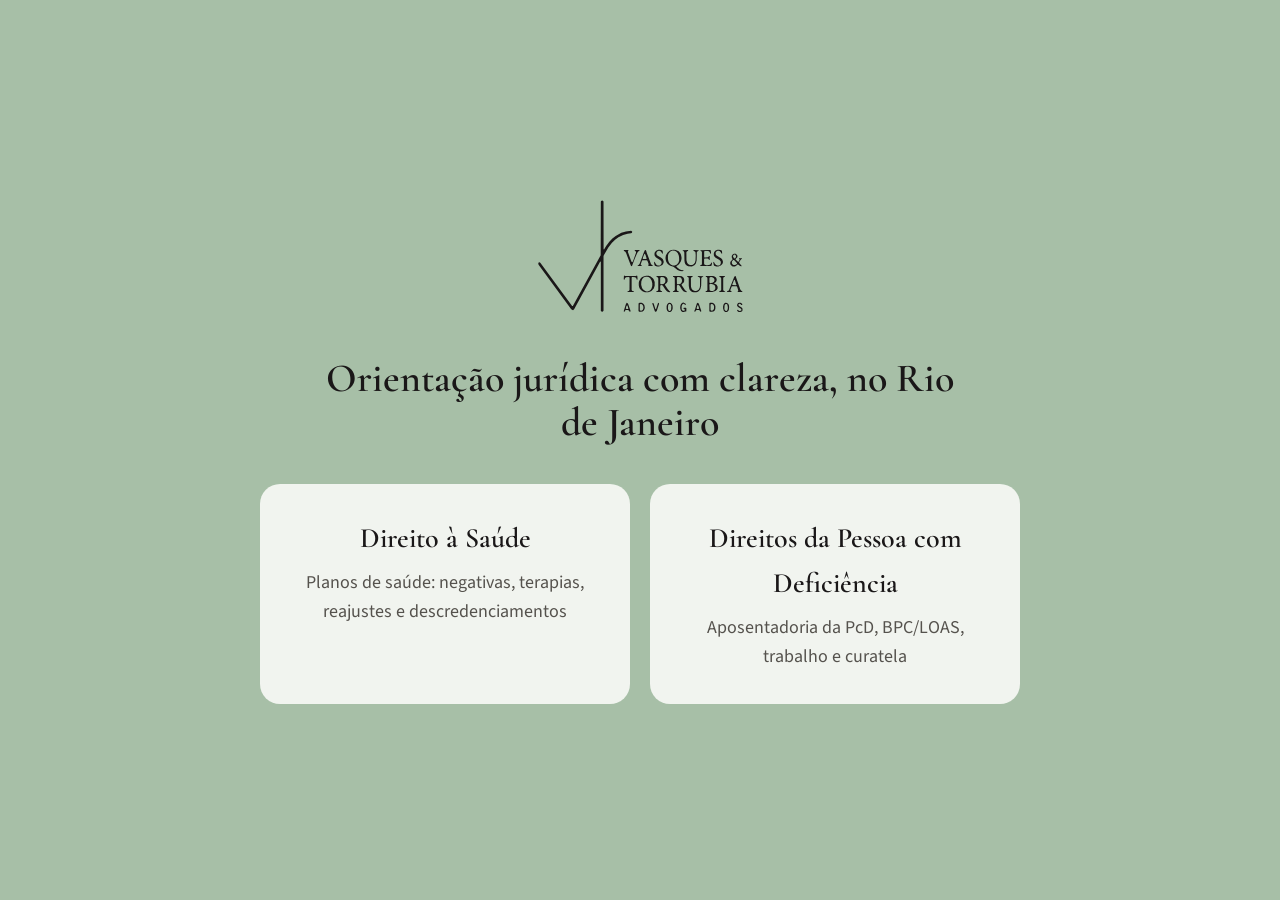
<file: index.html>
<!doctype html>
<html lang="pt-BR">
<head>
<meta charset="utf-8">
<meta name="viewport" content="width=device-width, initial-scale=1">
<title>Vasques e Torrubia Advogados | Rio de Janeiro</title>
<meta name="description" content="Vasques e Torrubia Advogados: orientação jurídica em Direito à Saúde e em Direitos da Pessoa com Deficiência no Rio de Janeiro.">
<meta name="theme-color" content="#3E5A42">
<link rel="icon" href="/assets/img/favicon.svg" type="image/svg+xml">
<link rel="preconnect" href="https://fonts.googleapis.com">
<link rel="preconnect" href="https://fonts.gstatic.com" crossorigin>
<link href="https://fonts.googleapis.com/css2?family=Cormorant+Garamond:wght@600&family=Source+Sans+3:wght@400;600;700&display=swap" rel="stylesheet">
<link rel="stylesheet" href="/assets/css/base.css?v=7509b044">
<style>
.home{min-height:100vh;display:flex;flex-direction:column;background:var(--vt-salvia)}
.home__in{flex:1;display:flex;flex-direction:column;align-items:center;justify-content:center;gap:40px;padding:64px 20px;text-align:center}
.home__in img{height:120px;width:auto}
.home__in h1{font-family:var(--vt-serif);font-weight:600;font-size:40px;color:var(--vt-tinta);max-width:640px}
.home__opts{display:grid;grid-template-columns:repeat(2,minmax(0,1fr));gap:20px;width:100%;max-width:760px}
.home__opts a{display:flex;flex-direction:column;gap:8px;padding:32px;background:var(--vt-creme);color:var(--vt-tinta);text-decoration:none;border-radius:20px;transition:transform .25s ease,box-shadow .25s ease}
.home__opts a:hover{transform:translateY(-3px);box-shadow:0 16px 32px rgba(26,23,24,.15)}
.home__opts strong{font-family:var(--vt-serif);font-size:28px;font-weight:600}
.home__opts span{color:var(--vt-texto-suave)}
@media (max-width:700px){.home__opts{grid-template-columns:minmax(0,1fr)}.home__in h1{font-size:30px}.home__in img{height:90px}}
</style>
</head>
<body>
<main class="home">
  <div class="home__in">
    <img src="/assets/img/logo-ink.svg" alt="Vasques &amp; Torrubia Advogados" width="213" height="120">
    <h1>Orientação jurídica com clareza, no Rio de Janeiro</h1>
    <nav class="home__opts" aria-label="Áreas de atuação">
      <a href="/direito-a-saude"><strong>Direito à Saúde</strong><span>Planos de saúde: negativas, terapias, reajustes e descredenciamentos</span></a>
      <a href="/direitos-da-pessoa-com-deficiencia"><strong>Direitos da Pessoa com Deficiência</strong><span>Aposentadoria da PcD, BPC/LOAS, trabalho e curatela</span></a>
    </nav>
  </div>
</main>
</body>
</html>
</file>
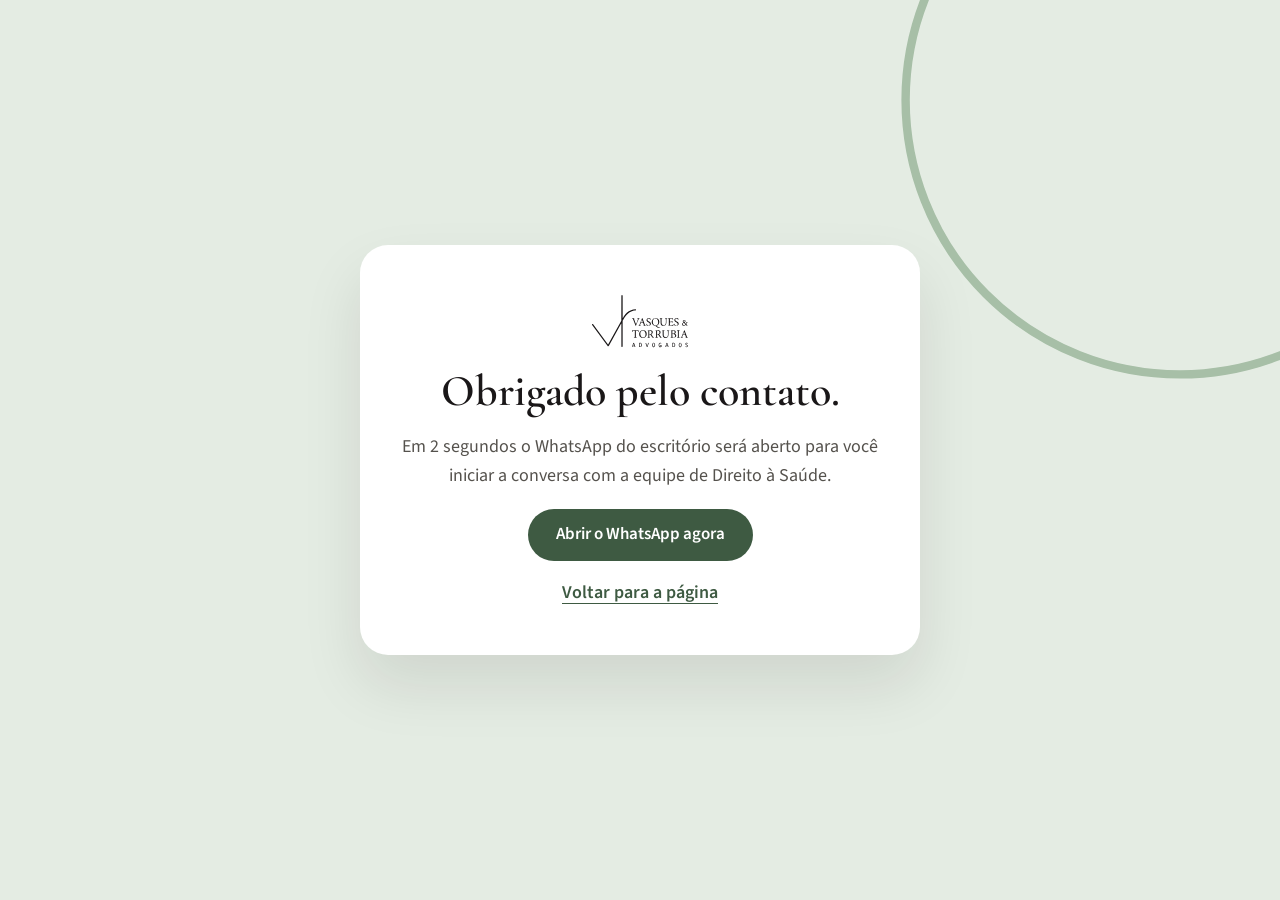
<file: direito-a-saude/obrigado/index.html>
<!doctype html>
<html lang="pt-BR">
<head>
<meta charset="utf-8">
<meta name="viewport" content="width=device-width, initial-scale=1">
<title>Obrigado | Direito à Saúde | Vasques e Torrubia Advogados</title>
<meta name="robots" content="noindex">
<meta name="theme-color" content="#3E5A42">
<link rel="icon" href="/assets/img/favicon.svg" type="image/svg+xml">
<link rel="preconnect" href="https://fonts.googleapis.com">
<link rel="preconnect" href="https://fonts.gstatic.com" crossorigin>
<link href="https://fonts.googleapis.com/css2?family=Cormorant+Garamond:wght@600&family=Source+Sans+3:wght@400;600;700&display=swap" rel="stylesheet">
<link rel="stylesheet" href="/assets/css/base.css?v=7509b044">
<style>
.ob{min-height:100vh;display:flex;align-items:center;justify-content:center;padding:40px 20px;background:var(--vt-salvia-bg);position:relative;overflow:hidden}
.ob svg.arc{position:absolute;right:-180px;top:-180px;width:560px;height:560px;fill:none;stroke:var(--vt-salvia);stroke-width:1.5}
.ob__card{position:relative;max-width:560px;width:100%;background:#fff;border-radius:28px;padding:48px 40px;text-align:center;display:flex;flex-direction:column;align-items:center;gap:18px;box-shadow:0 30px 60px rgba(26,23,24,.10)}
.ob__card img{height:56px;width:auto}
.ob__card h1{font-family:var(--vt-serif);font-weight:600;font-size:44px;color:var(--vt-tinta)}
.ob__card p{color:var(--vt-texto-suave)}
</style>
<script src="/assets/js/tracking.js?v=b31a11d6" defer></script>
</head>
<body>
<main class="ob" data-wa-msg="Olá! Vim pela página de Direito à Saúde da Vasques e Torrubia Advogados e gostaria de uma orientação.">
  <svg class="arc" viewBox="0 0 100 100" aria-hidden="true"><circle cx="50" cy="50" r="49"></circle></svg>
  <div class="ob__card" role="status" aria-live="polite">
    <img src="/assets/img/logo-ink.svg" alt="Vasques &amp; Torrubia Advogados" width="99" height="56">
    <h1>Obrigado pelo contato.</h1>
    <p>Em <span id="wa-contador">3</span> segundos o WhatsApp do escritório será aberto para você iniciar a conversa com a equipe de Direito à Saúde.</p>
    <a id="wa-botao" class="vt-btn" href="https://wa.me/5521969639667">Abrir o WhatsApp agora</a>
    <a class="vt-link" href="/direito-a-saude">Voltar para a página</a>
  </div>
</main>
<script src="/assets/js/obrigado.js?v=e37f145b" defer></script>
</body>
</html>
</file>
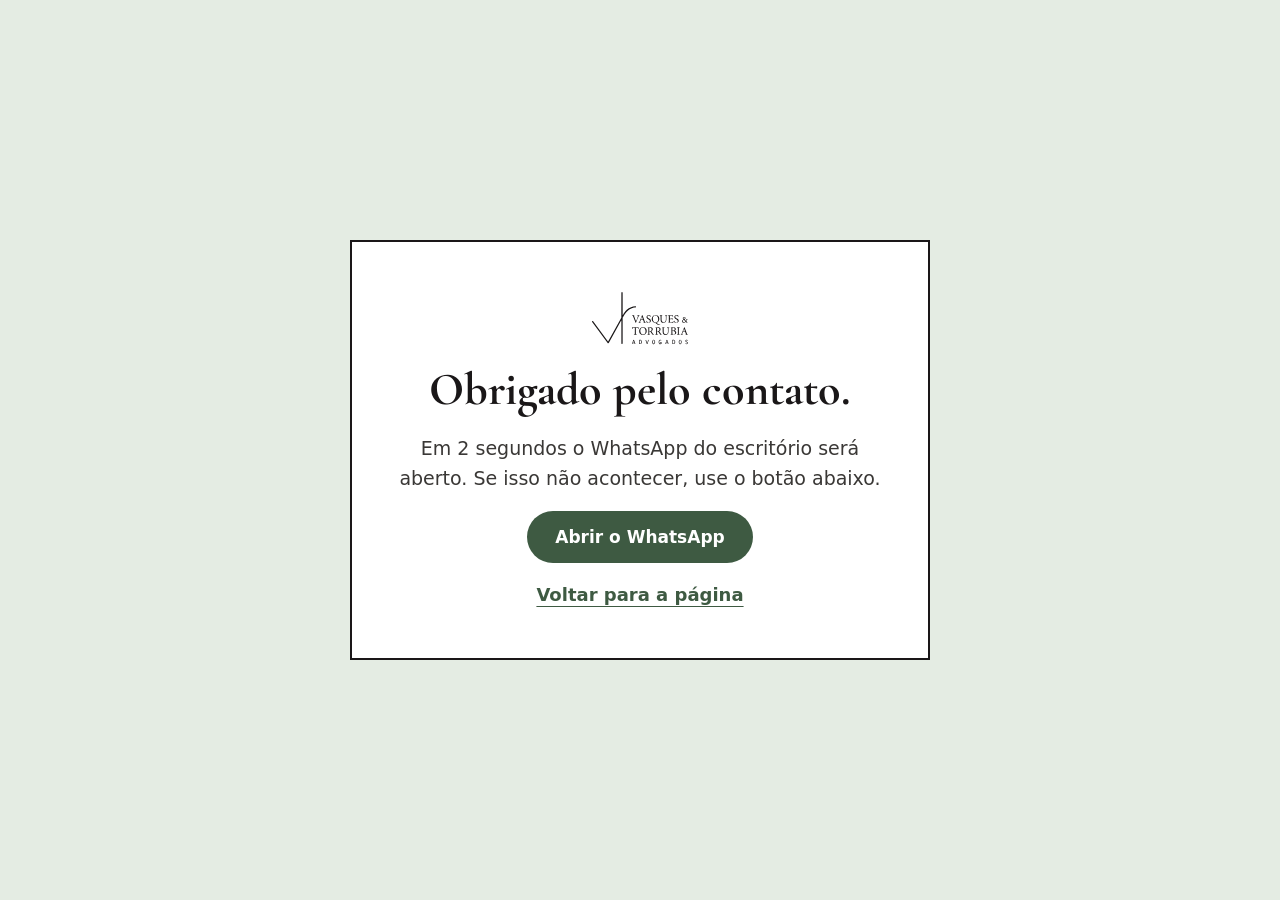
<file: direitos-da-pessoa-com-deficiencia/obrigado/index.html>
<!doctype html>
<html lang="pt-BR">
<head>
<meta charset="utf-8">
<meta name="viewport" content="width=device-width, initial-scale=1">
<title>Obrigado | Direitos da Pessoa com Deficiência | Vasques e Torrubia Advogados</title>
<meta name="robots" content="noindex">
<meta name="theme-color" content="#3E5A42">
<link rel="icon" href="/assets/img/favicon.svg" type="image/svg+xml">
<link rel="preconnect" href="https://fonts.googleapis.com">
<link rel="preconnect" href="https://fonts.gstatic.com" crossorigin>
<link href="https://fonts.googleapis.com/css2?family=Cormorant+Garamond:wght@700&family=Atkinson+Hyperlegible:wght@400;700&display=swap" rel="stylesheet">
<link rel="stylesheet" href="/assets/css/base.css?v=7509b044">
<style>
.ob{min-height:100vh;display:flex;align-items:center;justify-content:center;padding:40px 20px;background:var(--vt-salvia-bg)}
.ob__card{max-width:580px;width:100%;background:#fff;border:2px solid var(--vt-tinta);padding:48px 40px;text-align:center;display:flex;flex-direction:column;align-items:center;gap:18px}
.ob__card img{height:56px;width:auto}
.ob__card h1{font-family:var(--vt-serif);font-weight:700;font-size:46px;color:var(--vt-tinta)}
.ob__card p{font-size:19px;color:#3A3836}
</style>
<script src="/assets/js/tracking.js?v=b31a11d6" defer></script>
</head>
<body>
<main class="ob" data-wa-msg="Olá! Vim pela página de Direitos da Pessoa com Deficiência da Vasques e Torrubia Advogados e gostaria de uma orientação.">
  <div class="ob__card" role="status" aria-live="polite">
    <img src="/assets/img/logo-ink.svg" alt="Vasques &amp; Torrubia Advogados" width="99" height="56">
    <h1>Obrigado pelo contato.</h1>
    <p>Em <span id="wa-contador">3</span> segundos o WhatsApp do escritório será aberto. Se isso não acontecer, use o botão abaixo.</p>
    <a id="wa-botao" class="vt-btn" href="https://wa.me/5521969639667">Abrir o WhatsApp</a>
    <a class="vt-link" href="/direitos-da-pessoa-com-deficiencia">Voltar para a página</a>
  </div>
</main>
<script src="/assets/js/obrigado.js?v=e37f145b" defer></script>
</body>
</html>
</file>
<file: assets/css/base.css>
/* Vasques e Torrubia Advogados — base compartilhada
   Identidade: verde-sálvia, verde profundo, creme, tinta quase preta, serifa nos títulos.
   Para ajustar a paleta, altere apenas as variáveis abaixo. */
:root{
  --vt-salvia:#A7BFA7;      /* fundo do logo */
  --vt-salvia-claro:#D9E4D8;
  --vt-salvia-bg:#E4ECE3;
  --vt-verde:#4F6F53;       /* destaques em títulos (contraste AA em creme/branco) */
  --vt-verde-escuro:#3E5A42;
  --vt-tinta:#1A1718;       /* cor do logo */
  --vt-texto:#2B2A28;
  --vt-texto-suave:#55524D;
  --vt-creme:#F1F4EF;
  --vt-branco:#FFFFFF;
  --vt-linha:#D4CFC6;
  --vt-cobre:#C4A484;       /* fio fino de destaque, usado nos criativos */
  --vt-erro:#A3321A;
  --vt-serif:"Cormorant Garamond","Libre Caslon Text",Georgia,serif;
  --vt-sans:"Source Sans 3",system-ui,-apple-system,"Segoe UI",sans-serif;
  --vt-radius:20px;
  --vt-max:1200px;
}
*,*::before,*::after{box-sizing:border-box}
html{scroll-behavior:smooth;-webkit-text-size-adjust:100%}
body{margin:0;font-family:var(--vt-sans);color:var(--vt-texto);background:var(--vt-creme);font-size:18px;line-height:1.6;-webkit-font-smoothing:antialiased}
img{max-width:100%;display:block}
a{color:var(--vt-verde-escuro)}
h1,h2,h3{margin:0;line-height:1.1}
p{margin:0}
.vt-wrap{max-width:var(--vt-max);margin:0 auto;padding:0 40px}
.vt-skip{position:absolute;left:-9999px;top:10px;z-index:100;background:var(--vt-tinta);color:#fff;padding:12px 18px;border-radius:8px;text-decoration:none}
.vt-skip:focus{left:16px}
:focus-visible{outline:3px solid var(--vt-cobre);outline-offset:3px;border-radius:4px}

/* Cabeçalho compartilhado */
.vt-header{position:sticky;top:0;z-index:30;background:rgba(246,243,236,.94);backdrop-filter:saturate(1.2) blur(8px);border-bottom:1px solid var(--vt-linha)}
.vt-header__in{display:flex;align-items:center;justify-content:space-between;gap:16px;padding-top:14px;padding-bottom:14px}
.vt-logo{display:block;line-height:0}
.vt-logo img{height:58px;width:auto}
.vt-btn{display:inline-flex;align-items:center;justify-content:center;gap:10px;min-height:52px;padding:14px 28px;border-radius:999px;border:0;background:var(--vt-verde-escuro);color:#fff;font:600 17px/1.2 var(--vt-sans);text-decoration:none;cursor:pointer;transition:transform .25s ease,box-shadow .25s ease,background-color .25s ease}
.vt-btn:hover{background:var(--vt-tinta);transform:translateY(-2px);box-shadow:0 12px 26px rgba(26,23,24,.18)}
.vt-btn--sm{min-height:44px;padding:10px 20px;font-size:15px}
.vt-link{font-weight:600;text-underline-offset:5px}

/* Rodapé compartilhado */
.vt-footer{background:var(--vt-tinta);color:#D9D5CC;font-size:15px}
.vt-footer__in{display:flex;justify-content:space-between;align-items:flex-start;gap:32px;padding-top:48px;padding-bottom:48px}
.vt-footer img{height:52px;width:auto}
.vt-footer p{max-width:520px;color:#BDB8AE;line-height:1.6}
.vt-footer small{display:block;margin-top:10px;color:#9C978D;font-size:13px}

/* Formulário (estrutura comum; o visual muda por página) */
.vt-field{display:flex;flex-direction:column;gap:8px}
.vt-field label{font-weight:600}
.vt-field input{height:54px;padding:0 16px;font:400 17px var(--vt-sans);color:var(--vt-texto);background:#fff;border:1.5px solid #B9B3A7;border-radius:14px}
.vt-field input[aria-invalid="true"]{border-color:var(--vt-erro)}
.vt-form__erro{min-height:24px;font-weight:600;color:var(--vt-erro);font-size:16px}
.vt-form button[disabled]{opacity:.7;cursor:wait}
.vt-hp{position:absolute;left:-9999px;width:1px;height:1px;overflow:hidden}

/* Movimento: só aparece para quem não pediu redução */
.vt-reveal{opacity:1}
@media (prefers-reduced-motion:no-preference){
  .js .vt-reveal{opacity:0;transform:translateY(24px);transition:opacity .9s cubic-bezier(.2,.7,.2,1),transform .9s cubic-bezier(.2,.7,.2,1)}
  .js .vt-reveal.is-in{opacity:1;transform:none}
}
@media (prefers-reduced-motion:reduce){
  html{scroll-behavior:auto}
  *{animation:none !important;transition:none !important}
}

/* Mobile: textos centralizados (regra do projeto) */
@media (max-width:820px){
  body{font-size:17px}
  .vt-wrap{padding:0 20px}
  .vt-logo img{height:48px}
  .vt-header .vt-btn--sm{padding:10px 16px;font-size:14px}
  .vt-footer__in{flex-direction:column;align-items:center;text-align:center}
  .vt-footer p{margin:0 auto}
  .vt-center-m,.vt-center-m h1,.vt-center-m h2,.vt-center-m h3,.vt-center-m p{text-align:center}
}
.vt-footer img{filter:invert(1) brightness(1.05)}
</file>
